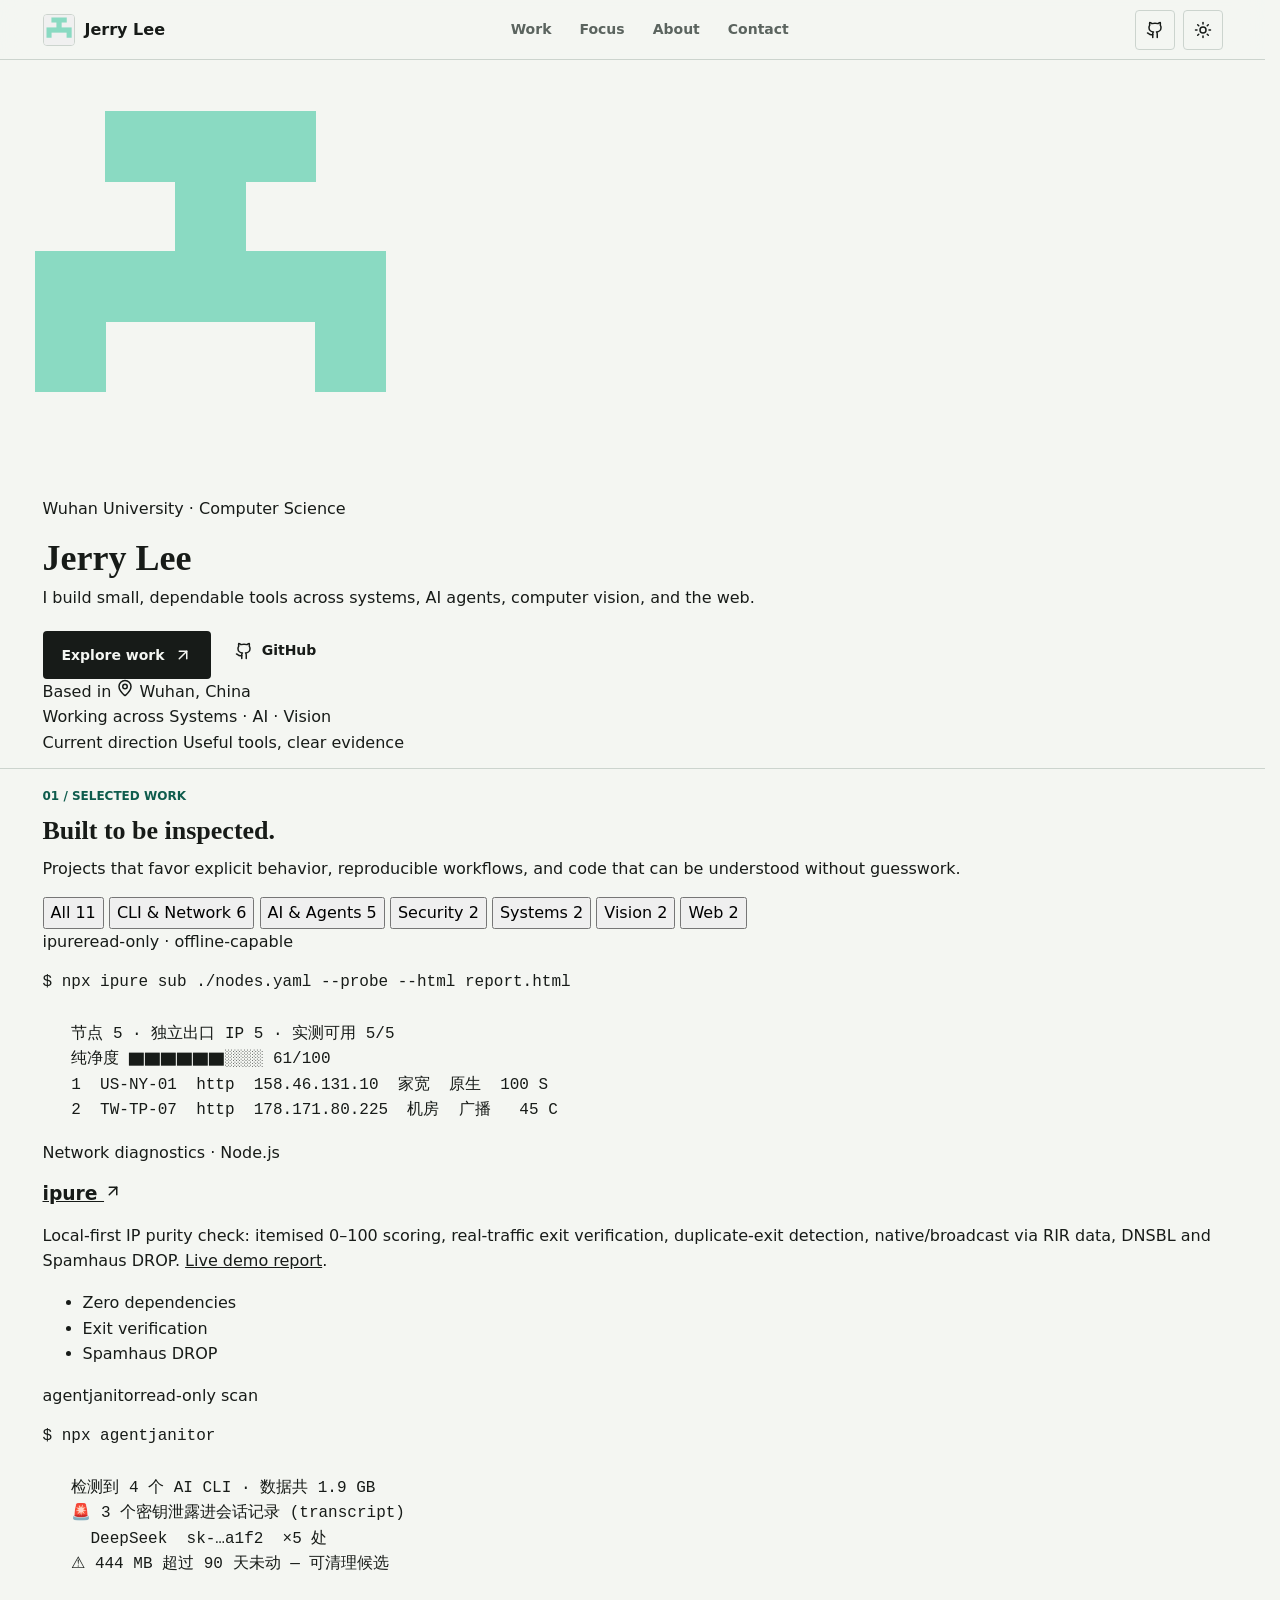
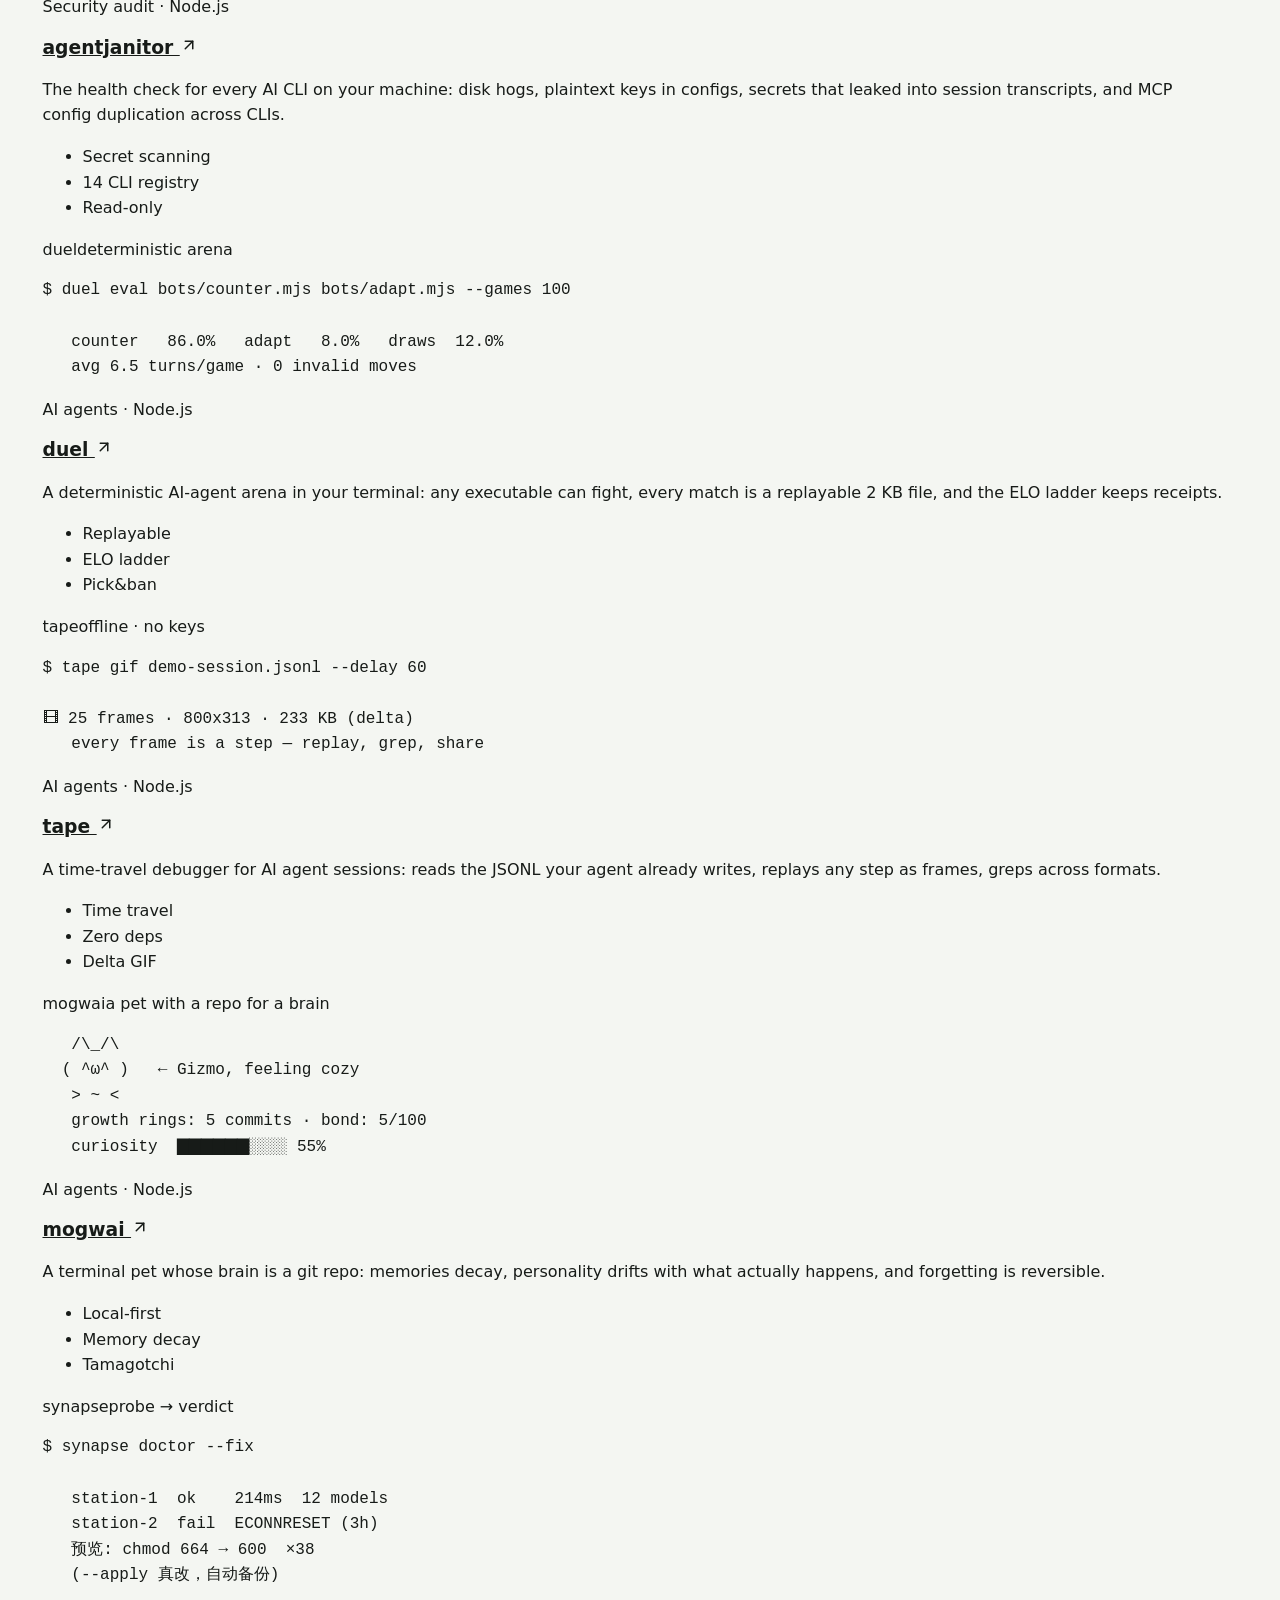
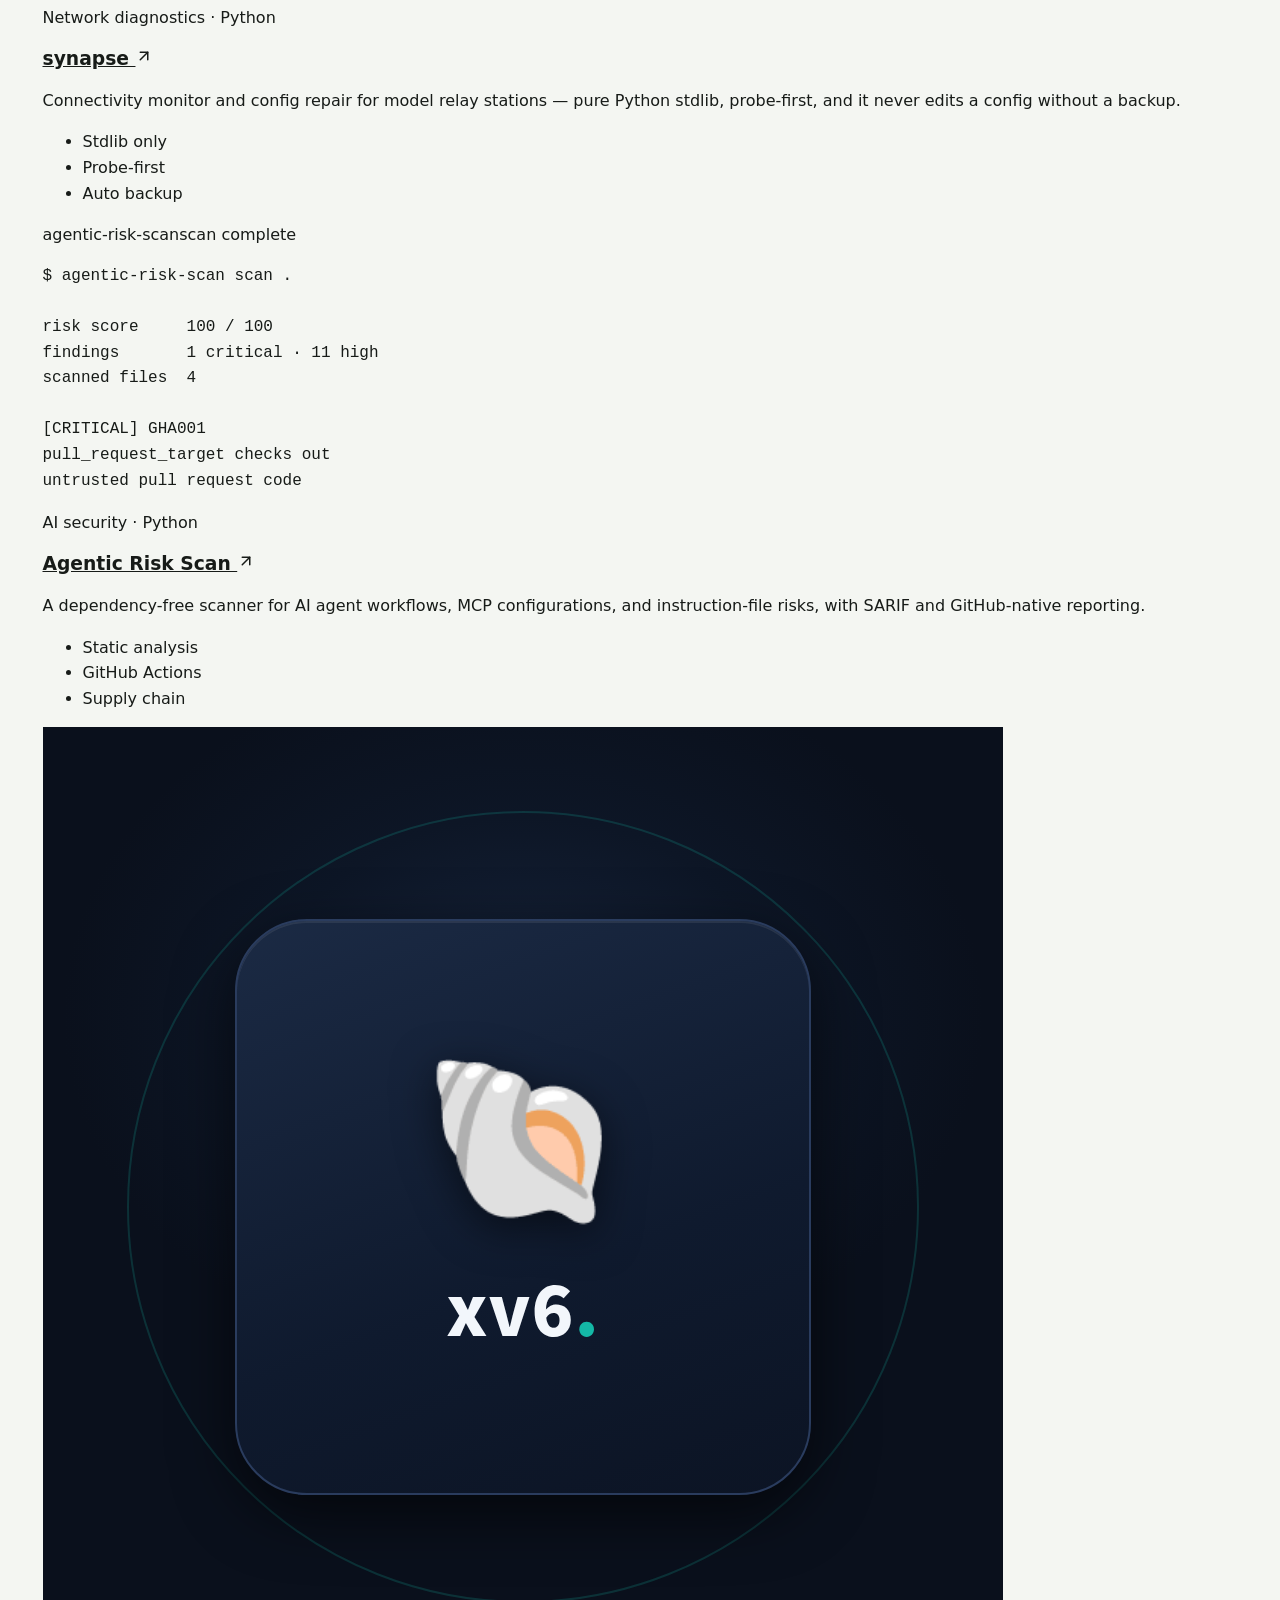
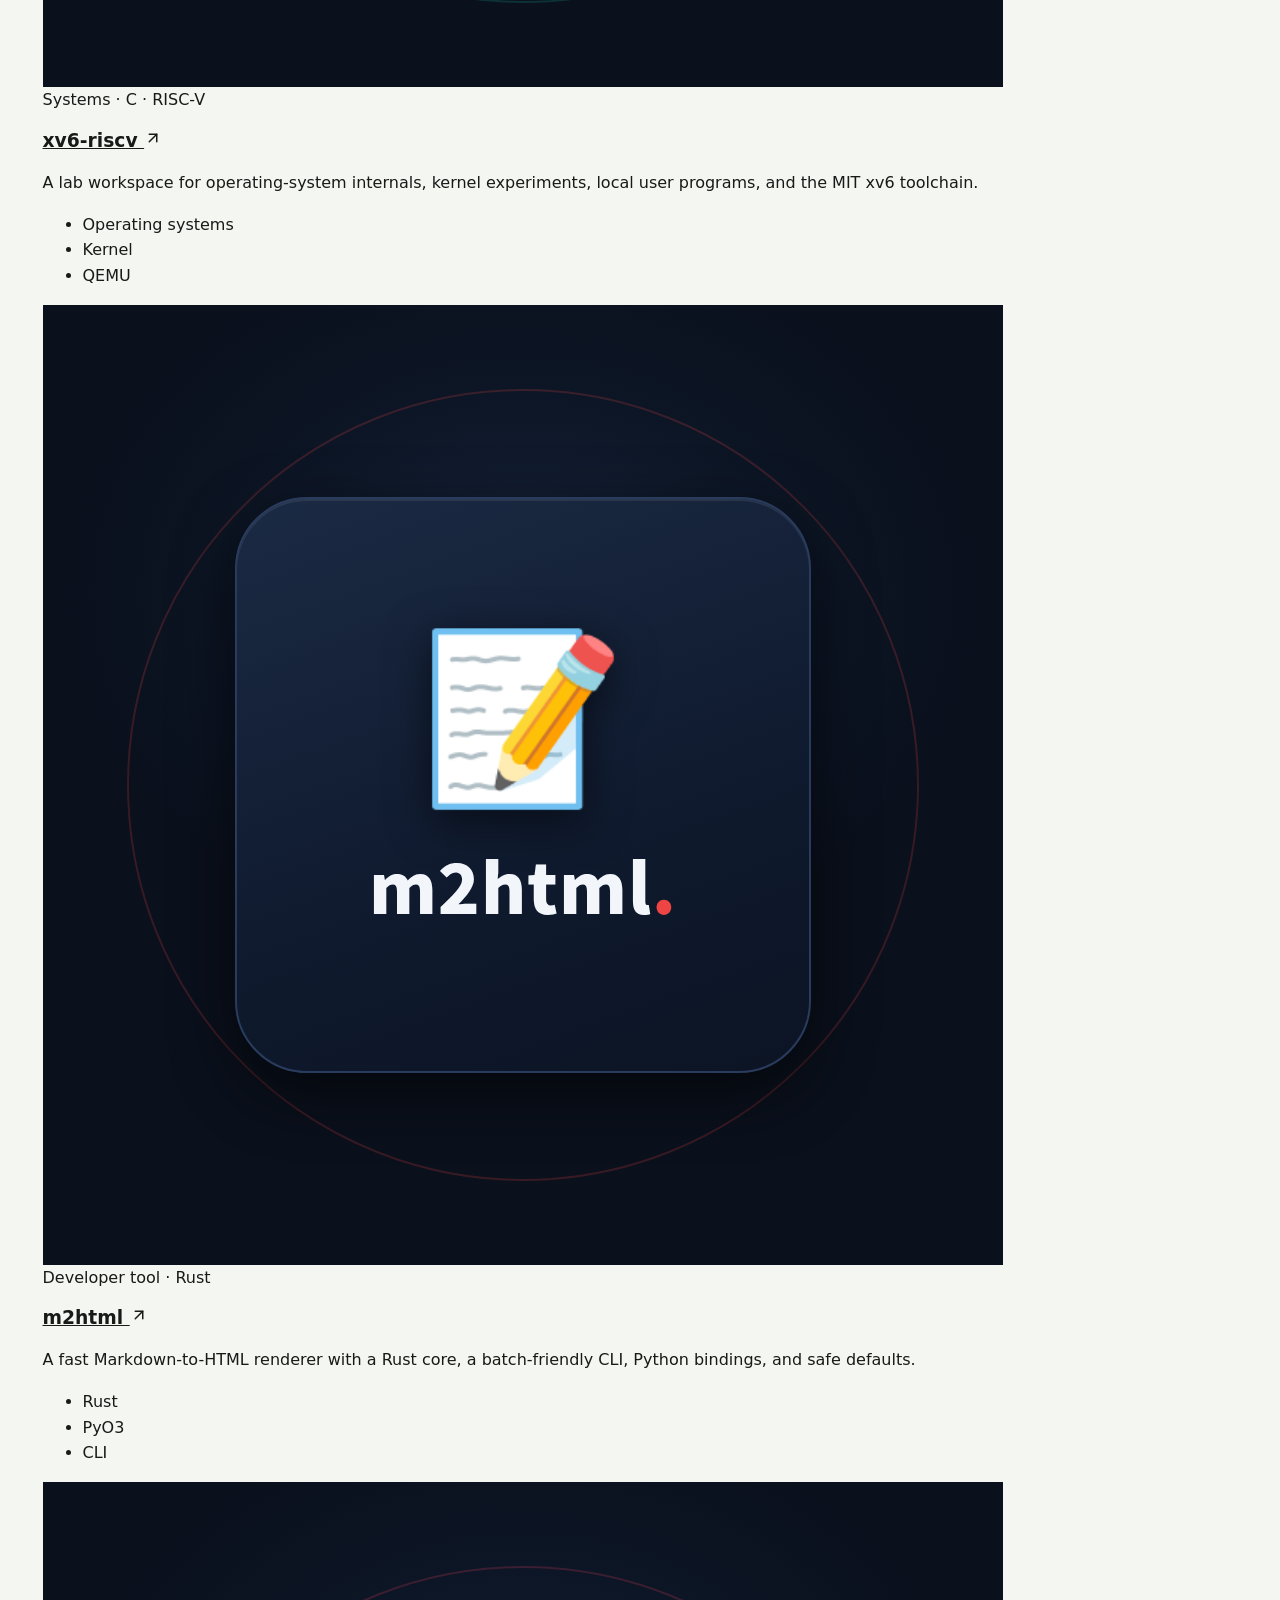
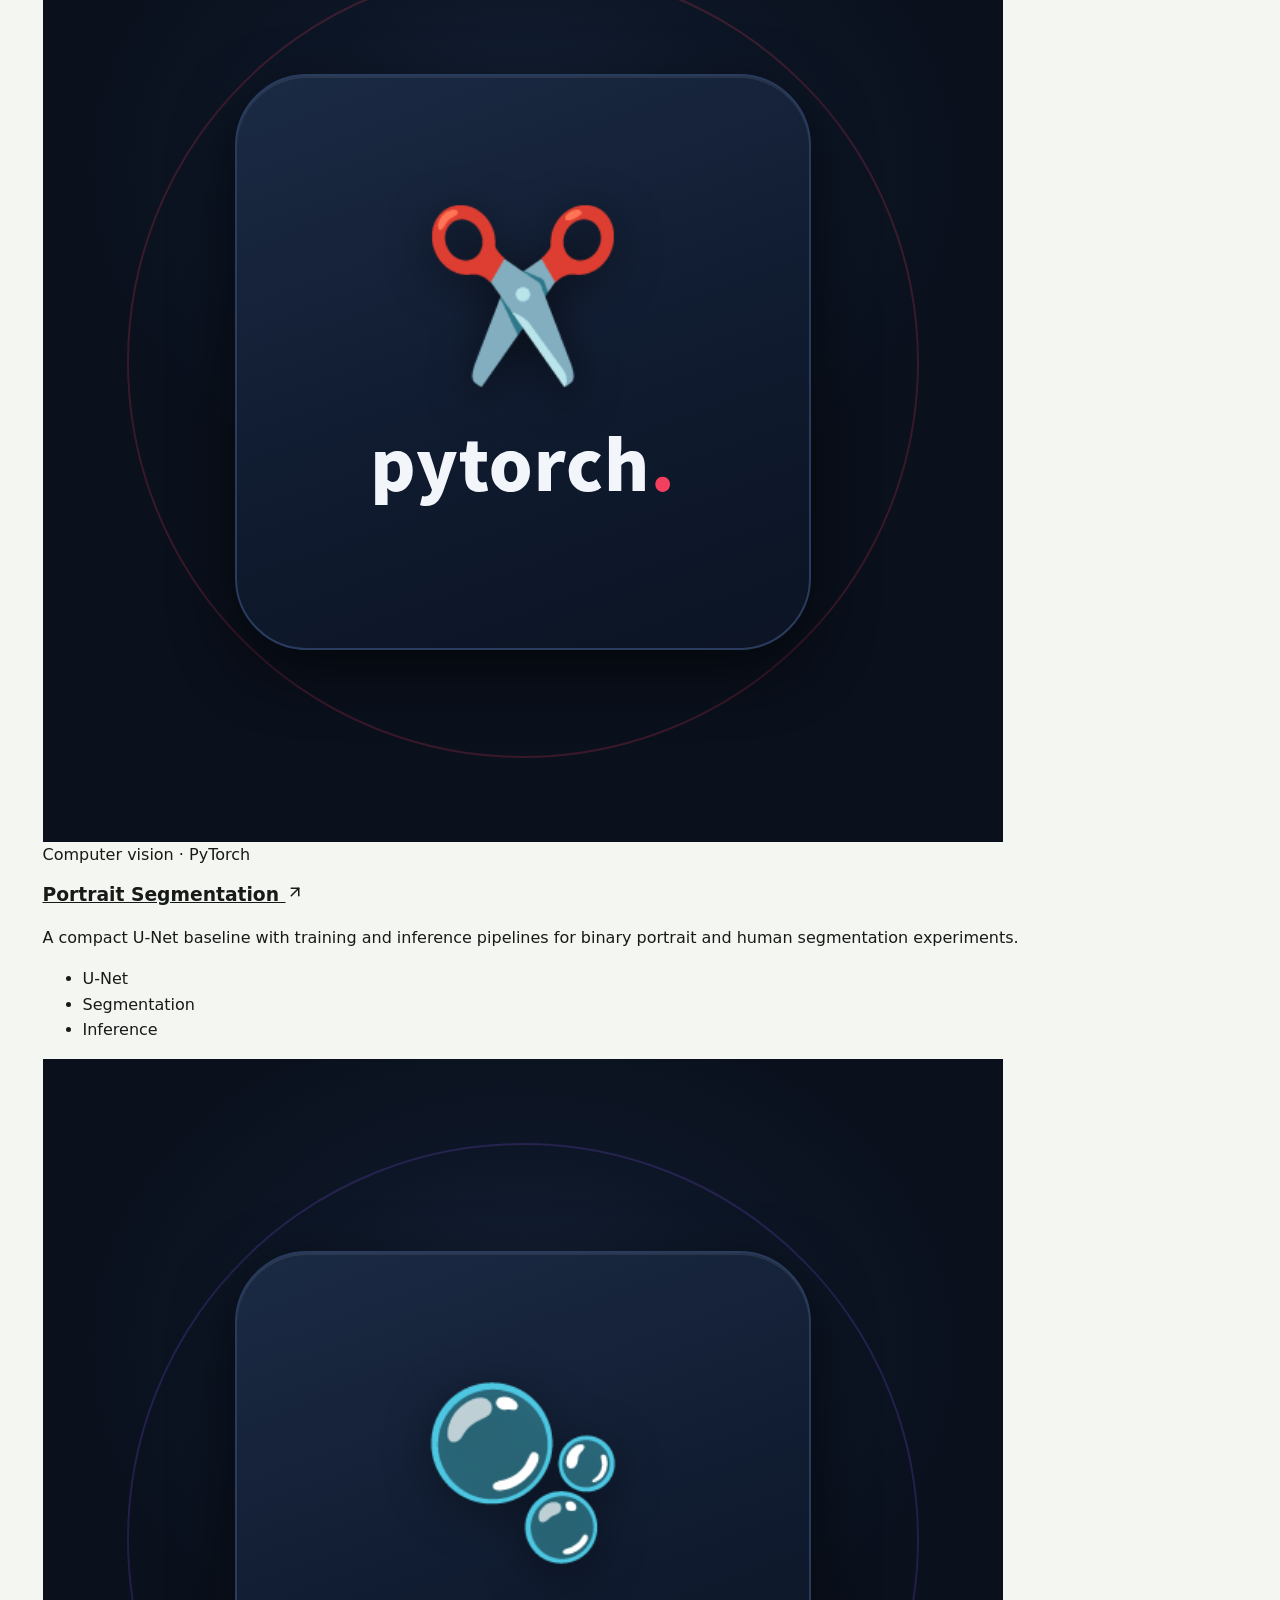
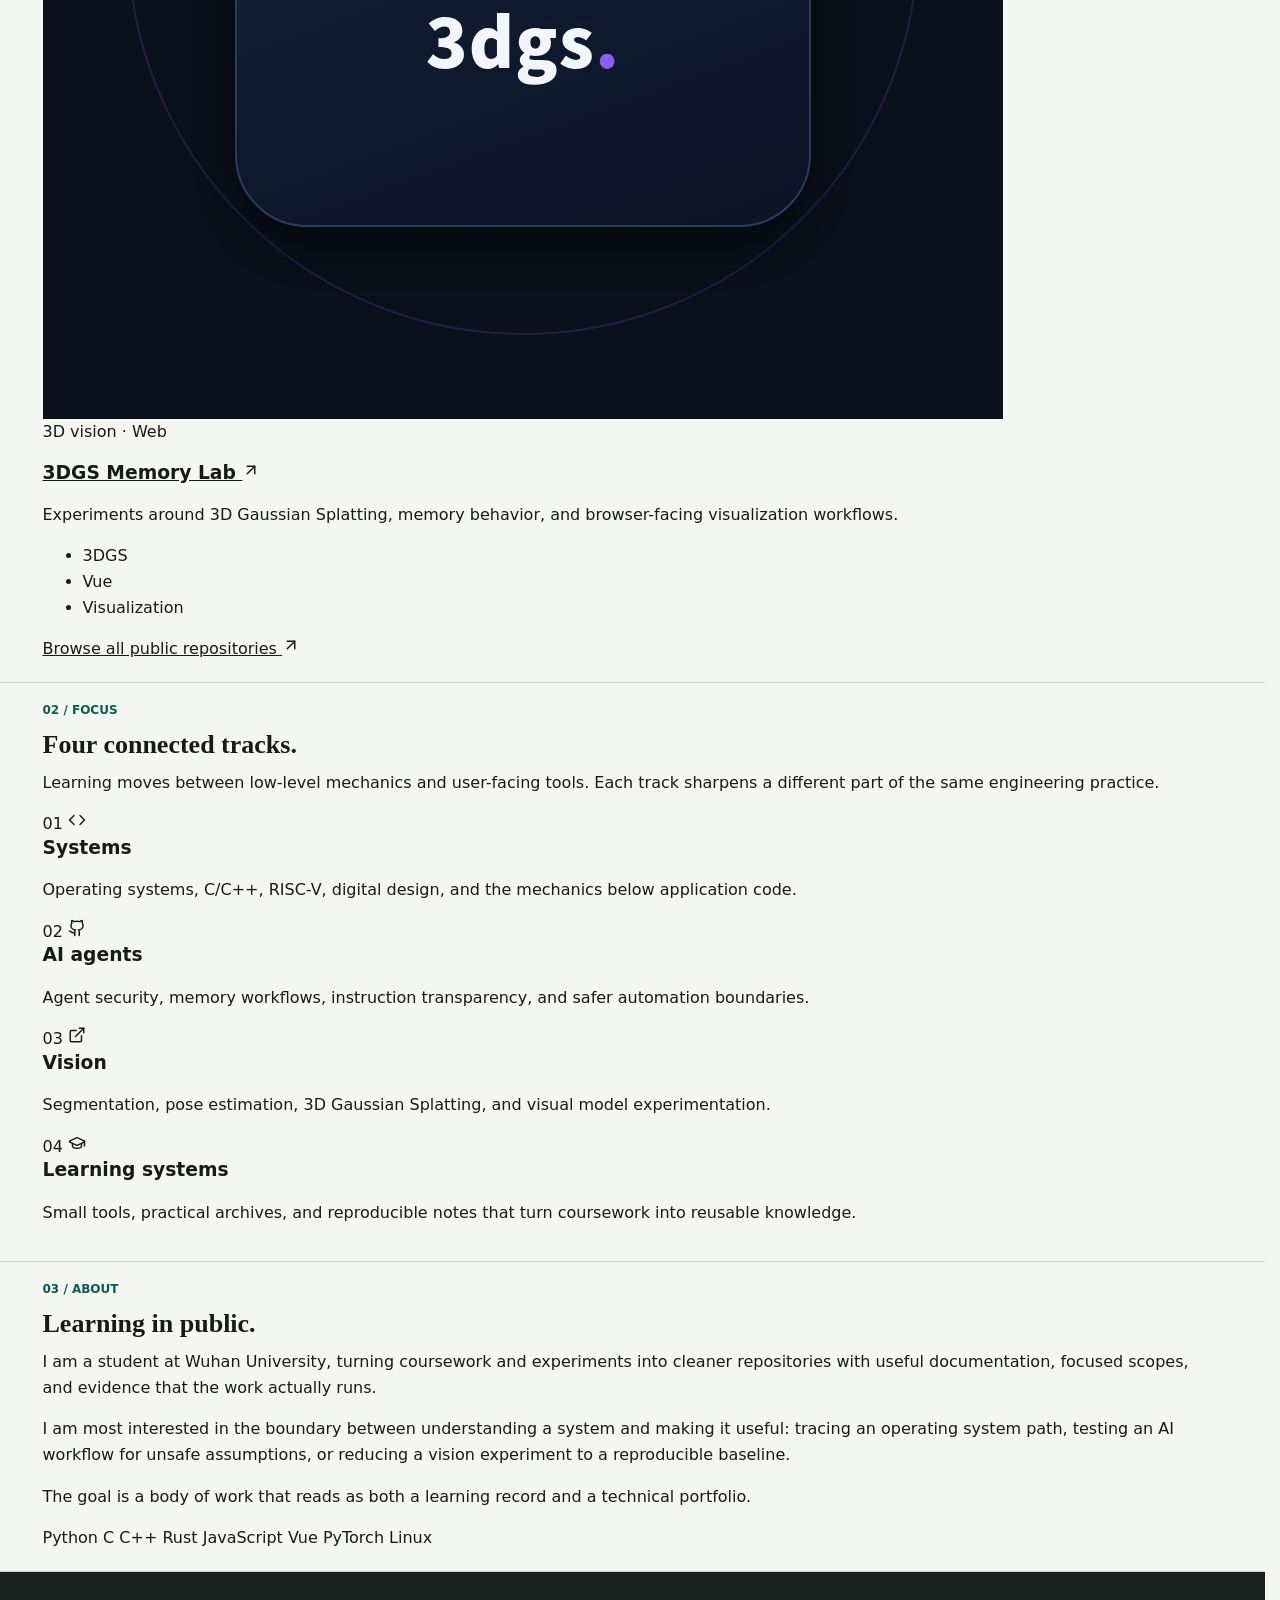
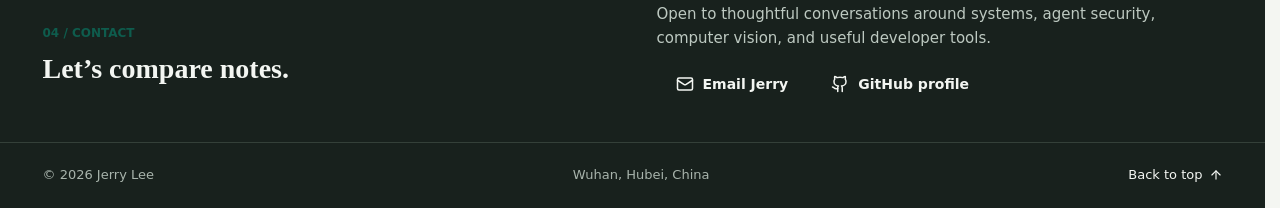
<file: index.html>
<!doctype html>
<html lang="en">
<head>
  <meta charset="utf-8">
  <meta name="viewport" content="width=device-width, initial-scale=1">
  <meta name="description" content="Jerry Lee is a Wuhan University student building dependable tools across systems, AI agents, computer vision, and the web.">
  <meta name="author" content="Jerry Lee">
  <meta name="theme-color" content="#f4f6f2">
  <meta property="og:type" content="website">
  <meta property="og:title" content="Jerry Lee | Systems, AI & Vision">
  <meta property="og:description" content="Small, dependable tools across systems, AI agents, computer vision, and the web.">
  <meta property="og:url" content="https://ecoreal.github.io/">
  <meta property="og:image" content="https://ecoreal.github.io/assets/profile-mark.png">
  <meta name="twitter:card" content="summary">
  <link rel="canonical" href="https://ecoreal.github.io/">
  <link rel="icon" type="image/png" href="assets/profile-mark.png">
  <link rel="manifest" href="site.webmanifest">
  <link rel="stylesheet" href="style.css">
  <title>Jerry Lee | Systems, AI & Vision</title>
  <script>
    (function () {
      var requested = new URLSearchParams(location.search).get('theme');
      var saved = null;
      try {
        saved = localStorage.getItem('theme');
      } catch (error) {
        saved = null;
      }
      var preferred = window.matchMedia('(prefers-color-scheme: dark)').matches ? 'dark' : 'light';
      var forced = requested === 'dark' || requested === 'light' ? requested : null;
      document.documentElement.dataset.theme = forced || saved || preferred;
      document.documentElement.dataset.js = 'true';
    }());
  </script>
  <script type="application/ld+json">
    {
      "@context": "https://schema.org",
      "@type": "Person",
      "name": "Jerry Lee",
      "alternateName": "ecoreal",
      "url": "https://ecoreal.github.io/",
      "image": "https://ecoreal.github.io/assets/profile-mark.png",
      "email": "mailto:2023302111424@whu.edu.cn",
      "homeLocation": {
        "@type": "Place",
        "name": "Wuhan, Hubei, China"
      },
      "affiliation": {
        "@type": "CollegeOrUniversity",
        "name": "Wuhan University"
      },
      "sameAs": ["https://github.com/ecoreal"]
    }
  </script>
</head>
<body>
  <a class="skip-link" href="#main">Skip to content</a>

  <header class="site-header" data-header>
    <div class="container nav-shell">
      <a class="brand" href="#top" aria-label="Jerry Lee, home">
        <img src="assets/profile-mark.png" width="36" height="36" alt="">
        <span>Jerry Lee</span>
      </a>

      <nav class="desktop-nav" aria-label="Primary navigation">
        <a href="#work">Work</a>
        <a href="#focus">Focus</a>
        <a href="#about">About</a>
        <a href="#contact">Contact</a>
      </nav>

      <div class="header-actions">
        <a class="icon-button desktop-only" href="https://github.com/ecoreal" target="_blank" rel="me noreferrer" aria-label="Open GitHub profile" data-tooltip="GitHub">
          <span class="icon icon-github" aria-hidden="true"></span>
        </a>
        <button class="icon-button" type="button" data-theme-toggle aria-label="Switch color theme" aria-pressed="false" data-tooltip="Theme">
          <span class="icon icon-sun theme-icon-light" aria-hidden="true"></span>
          <span class="icon icon-moon theme-icon-dark" aria-hidden="true"></span>
        </button>
        <button class="icon-button menu-toggle" type="button" data-menu-toggle aria-label="Open navigation" aria-expanded="false" data-tooltip="Menu">
          <span class="icon icon-menu menu-icon-open" aria-hidden="true"></span>
          <span class="icon icon-x menu-icon-close" aria-hidden="true"></span>
        </button>
      </div>
    </div>

    <nav class="mobile-nav" data-mobile-nav aria-label="Mobile navigation" aria-hidden="true" inert>
      <a href="#work">Work</a>
      <a href="#focus">Focus</a>
      <a href="#about">About</a>
      <a href="#contact">Contact</a>
      <a href="https://github.com/ecoreal" target="_blank" rel="me noreferrer">GitHub <span class="icon icon-arrow-up-right" aria-hidden="true"></span></a>
    </nav>
  </header>

  <main id="main">
    <section class="hero" id="top" aria-labelledby="hero-title">
      <img class="hero-art" src="assets/profile-symbol.png" width="420" height="420" alt="" fetchpriority="high">
      <div class="hero-wash" aria-hidden="true"></div>
      <div class="container hero-inner">
        <div class="hero-copy">
          <p class="eyebrow"><span class="status-mark" aria-hidden="true"></span> Wuhan University · Computer Science</p>
          <h1 id="hero-title">Jerry Lee</h1>
          <p class="hero-lede">I build small, dependable tools across systems, AI agents, computer vision, and the web.</p>
          <div class="hero-actions">
            <a class="button button-primary" href="#work">Explore work <span class="icon icon-arrow-up-right" aria-hidden="true"></span></a>
            <a class="button button-secondary" href="https://github.com/ecoreal" target="_blank" rel="me noreferrer"><span class="icon icon-github" aria-hidden="true"></span> GitHub</a>
          </div>
        </div>

        <div class="hero-meta" aria-label="Profile summary">
          <div>
            <span class="meta-label">Based in</span>
            <span class="meta-value"><span class="icon icon-map-pin" aria-hidden="true"></span> Wuhan, China</span>
          </div>
          <div>
            <span class="meta-label">Working across</span>
            <span class="meta-value">Systems · AI · Vision</span>
          </div>
          <div>
            <span class="meta-label">Current direction</span>
            <span class="meta-value">Useful tools, clear evidence</span>
          </div>
        </div>
      </div>
    </section>

    <section class="section work-section" id="work" aria-labelledby="work-title">
      <div class="container">
        <div class="section-heading">
          <div>
            <p class="section-kicker">01 / Selected work</p>
            <h2 id="work-title">Built to be inspected.</h2>
          </div>
          <p>Projects that favor explicit behavior, reproducible workflows, and code that can be understood without guesswork.</p>
        </div>

        <div class="filter-bar reveal" role="group" aria-label="Filter projects">
          <button type="button" class="filter-button is-active" data-filter="all" aria-controls="project-grid" aria-pressed="true">All <span class="filter-count" aria-hidden="true">11</span></button>
          <button type="button" class="filter-button" data-filter="cli" aria-controls="project-grid" aria-pressed="false">CLI &amp; Network <span class="filter-count" aria-hidden="true">6</span></button>
          <button type="button" class="filter-button" data-filter="ai" aria-controls="project-grid" aria-pressed="false">AI &amp; Agents <span class="filter-count" aria-hidden="true">5</span></button>
          <button type="button" class="filter-button" data-filter="security" aria-controls="project-grid" aria-pressed="false">Security <span class="filter-count" aria-hidden="true">2</span></button>
          <button type="button" class="filter-button" data-filter="systems" aria-controls="project-grid" aria-pressed="false">Systems <span class="filter-count" aria-hidden="true">2</span></button>
          <button type="button" class="filter-button" data-filter="vision" aria-controls="project-grid" aria-pressed="false">Vision <span class="filter-count" aria-hidden="true">2</span></button>
          <button type="button" class="filter-button" data-filter="web" aria-controls="project-grid" aria-pressed="false">Web <span class="filter-count" aria-hidden="true">2</span></button>
        </div>
        <p class="visually-hidden" data-filter-status aria-live="polite">Showing all projects.</p>

        <div class="project-grid" id="project-grid">
          <article class="project-card project-card-featured reveal" data-category="cli network">
            <div class="terminal-preview" aria-label="ipure command line output">
              <div class="terminal-title"><span>ipure</span><span>read-only · offline-capable</span></div>
              <pre><code>$ npx ipure sub ./nodes.yaml --probe --html report.html

   节点 5 · 独立出口 IP 5 · 实测可用 5/5
   纯净度 ▇▇▇▇▇▇░░░░ 61/100
   1  US-NY-01  http  158.46.131.10  家宽  原生  100 S
   2  TW-TP-07  http  178.171.80.225  机房  广播   45 C</code></pre>
            </div>
            <div class="project-body">
              <p class="project-type">Network diagnostics · Node.js</p>
              <h3><a href="https://github.com/ecoreal/ipure" target="_blank" rel="noreferrer">ipure <span class="icon icon-arrow-up-right" aria-hidden="true"></span></a></h3>
              <p>Local-first IP purity check: itemised 0–100 scoring, real-traffic exit verification, duplicate-exit detection, native/broadcast via RIR data, DNSBL and Spamhaus DROP. <a href="https://ecoreal.github.io/ipure/demo-report.html" target="_blank" rel="noreferrer">Live demo report</a>.</p>
              <ul class="tag-list" aria-label="Technologies">
                <li>Zero dependencies</li>
                <li>Exit verification</li>
                <li>Spamhaus DROP</li>
              </ul>
            </div>
          </article>

          <article class="project-card project-card-featured reveal" data-category="cli security">
            <div class="terminal-preview" aria-label="agentjanitor command line output">
              <div class="terminal-title"><span>agentjanitor</span><span>read-only scan</span></div>
              <pre><code>$ npx agentjanitor

   检测到 4 个 AI CLI · 数据共 1.9 GB
   🚨 3 个密钥泄露进会话记录 (transcript)
     DeepSeek  sk-…a1f2  ×5 处
   ⚠ 444 MB 超过 90 天未动 — 可清理候选</code></pre>
            </div>
            <div class="project-body">
              <p class="project-type">Security audit · Node.js</p>
              <h3><a href="https://github.com/ecoreal/agentjanitor" target="_blank" rel="noreferrer">agentjanitor <span class="icon icon-arrow-up-right" aria-hidden="true"></span></a></h3>
              <p>The health check for every AI CLI on your machine: disk hogs, plaintext keys in configs, secrets that leaked into session transcripts, and MCP config duplication across CLIs.</p>
              <ul class="tag-list" aria-label="Technologies">
                <li>Secret scanning</li>
                <li>14 CLI registry</li>
                <li>Read-only</li>
              </ul>
            </div>
          </article>

          <article class="project-card reveal" data-category="cli ai">
            <div class="terminal-preview" aria-label="duel command line output">
              <div class="terminal-title"><span>duel</span><span>deterministic arena</span></div>
              <pre><code>$ duel eval bots/counter.mjs bots/adapt.mjs --games 100

   counter   86.0%   adapt   8.0%   draws  12.0%
   avg 6.5 turns/game · 0 invalid moves</code></pre>
            </div>
            <div class="project-body">
              <p class="project-type">AI agents · Node.js</p>
              <h3><a href="https://github.com/ecoreal/duel" target="_blank" rel="noreferrer">duel <span class="icon icon-arrow-up-right" aria-hidden="true"></span></a></h3>
              <p>A deterministic AI-agent arena in your terminal: any executable can fight, every match is a replayable 2 KB file, and the ELO ladder keeps receipts.</p>
              <ul class="tag-list" aria-label="Technologies">
                <li>Replayable</li>
                <li>ELO ladder</li>
                <li>Pick&amp;ban</li>
              </ul>
            </div>
          </article>

          <article class="project-card reveal" data-category="cli ai">
            <div class="terminal-preview" aria-label="tape command line output">
              <div class="terminal-title"><span>tape</span><span>offline · no keys</span></div>
              <pre><code>$ tape gif demo-session.jsonl --delay 60

🎞 25 frames · 800x313 · 233 KB (delta)
   every frame is a step — replay, grep, share</code></pre>
            </div>
            <div class="project-body">
              <p class="project-type">AI agents · Node.js</p>
              <h3><a href="https://github.com/ecoreal/tape" target="_blank" rel="noreferrer">tape <span class="icon icon-arrow-up-right" aria-hidden="true"></span></a></h3>
              <p>A time-travel debugger for AI agent sessions: reads the JSONL your agent already writes, replays any step as frames, greps across formats.</p>
              <ul class="tag-list" aria-label="Technologies">
                <li>Time travel</li>
                <li>Zero deps</li>
                <li>Delta GIF</li>
              </ul>
            </div>
          </article>

          <article class="project-card reveal" data-category="cli ai">
            <div class="terminal-preview" aria-label="mogwai terminal output">
              <div class="terminal-title"><span>mogwai</span><span>a pet with a repo for a brain</span></div>
              <pre><code>   /\_/\
  ( ^ω^ )   ← Gizmo, feeling cozy
   > ~ <
   growth rings: 5 commits · bond: 5/100
   curiosity  ▇▇▇▇▇▇░░░░ 55%</code></pre>
            </div>
            <div class="project-body">
              <p class="project-type">AI agents · Node.js</p>
              <h3><a href="https://github.com/ecoreal/mogwai" target="_blank" rel="noreferrer">mogwai <span class="icon icon-arrow-up-right" aria-hidden="true"></span></a></h3>
              <p>A terminal pet whose brain is a git repo: memories decay, personality drifts with what actually happens, and forgetting is reversible.</p>
              <ul class="tag-list" aria-label="Technologies">
                <li>Local-first</li>
                <li>Memory decay</li>
                <li>Tamagotchi</li>
              </ul>
            </div>
          </article>

          <article class="project-card reveal" data-category="cli network">
            <div class="terminal-preview" aria-label="synapse terminal output">
              <div class="terminal-title"><span>synapse</span><span>probe → verdict</span></div>
              <pre><code>$ synapse doctor --fix

   station-1  ok    214ms  12 models
   station-2  fail  ECONNRESET (3h)
   预览: chmod 664 → 600  ×38
   (--apply 真改，自动备份)</code></pre>
            </div>
            <div class="project-body">
              <p class="project-type">Network diagnostics · Python</p>
              <h3><a href="https://github.com/ecoreal/synapse" target="_blank" rel="noreferrer">synapse <span class="icon icon-arrow-up-right" aria-hidden="true"></span></a></h3>
              <p>Connectivity monitor and config repair for model relay stations — pure Python stdlib, probe-first, and it never edits a config without a backup.</p>
              <ul class="tag-list" aria-label="Technologies">
                <li>Stdlib only</li>
                <li>Probe-first</li>
                <li>Auto backup</li>
              </ul>
            </div>
          </article>

          <article class="project-card project-card-featured reveal" data-category="ai">
            <div class="terminal-preview" aria-label="Agentic Risk Scan command line output">
              <div class="terminal-title"><span>agentic-risk-scan</span><span>scan complete</span></div>
              <pre><code>$ agentic-risk-scan scan .

risk score     100 / 100
findings       1 critical · 11 high
scanned files  4

[CRITICAL] GHA001
pull_request_target checks out
untrusted pull request code</code></pre>
            </div>
            <div class="project-body">
              <p class="project-type">AI security · Python</p>
              <h3><a href="https://github.com/ecoreal/agentic-risk-scan" target="_blank" rel="noreferrer">Agentic Risk Scan <span class="icon icon-arrow-up-right" aria-hidden="true"></span></a></h3>
              <p>A dependency-free scanner for AI agent workflows, MCP configurations, and instruction-file risks, with SARIF and GitHub-native reporting.</p>
              <ul class="tag-list" aria-label="Technologies">
                <li>Static analysis</li>
                <li>GitHub Actions</li>
                <li>Supply chain</li>
              </ul>
            </div>
          </article>

          <article class="project-card reveal" data-category="systems">
            <a class="project-media" href="https://github.com/ecoreal/xv6-riscv" target="_blank" rel="noreferrer" tabindex="-1" aria-hidden="true">
              <img src="assets/projects/xv6-riscv.png" width="960" height="960" alt="">
            </a>
            <div class="project-body">
              <p class="project-type">Systems · C · RISC-V</p>
              <h3><a href="https://github.com/ecoreal/xv6-riscv" target="_blank" rel="noreferrer">xv6-riscv <span class="icon icon-arrow-up-right" aria-hidden="true"></span></a></h3>
              <p>A lab workspace for operating-system internals, kernel experiments, local user programs, and the MIT xv6 toolchain.</p>
              <ul class="tag-list" aria-label="Technologies">
                <li>Operating systems</li>
                <li>Kernel</li>
                <li>QEMU</li>
              </ul>
            </div>
          </article>

          <article class="project-card reveal" data-category="systems web">
            <a class="project-media" href="https://github.com/ecoreal/m2html" target="_blank" rel="noreferrer" tabindex="-1" aria-hidden="true">
              <img src="assets/projects/m2html.png" width="960" height="960" alt="">
            </a>
            <div class="project-body">
              <p class="project-type">Developer tool · Rust</p>
              <h3><a href="https://github.com/ecoreal/m2html" target="_blank" rel="noreferrer">m2html <span class="icon icon-arrow-up-right" aria-hidden="true"></span></a></h3>
              <p>A fast Markdown-to-HTML renderer with a Rust core, a batch-friendly CLI, Python bindings, and safe defaults.</p>
              <ul class="tag-list" aria-label="Technologies">
                <li>Rust</li>
                <li>PyO3</li>
                <li>CLI</li>
              </ul>
            </div>
          </article>

          <article class="project-card reveal" data-category="vision ai">
            <a class="project-media" href="https://github.com/ecoreal/pytorch-portrait-segmentation" target="_blank" rel="noreferrer" tabindex="-1" aria-hidden="true">
              <img src="assets/projects/pytorch-portrait-segmentation.png" width="960" height="960" alt="">
            </a>
            <div class="project-body">
              <p class="project-type">Computer vision · PyTorch</p>
              <h3><a href="https://github.com/ecoreal/pytorch-portrait-segmentation" target="_blank" rel="noreferrer">Portrait Segmentation <span class="icon icon-arrow-up-right" aria-hidden="true"></span></a></h3>
              <p>A compact U-Net baseline with training and inference pipelines for binary portrait and human segmentation experiments.</p>
              <ul class="tag-list" aria-label="Technologies">
                <li>U-Net</li>
                <li>Segmentation</li>
                <li>Inference</li>
              </ul>
            </div>
          </article>

          <article class="project-card reveal" data-category="vision web">
            <a class="project-media" href="https://github.com/ecoreal/3dgs-memory-lab" target="_blank" rel="noreferrer" tabindex="-1" aria-hidden="true">
              <img src="assets/projects/3dgs-memory-lab.png" width="960" height="960" alt="">
            </a>
            <div class="project-body">
              <p class="project-type">3D vision · Web</p>
              <h3><a href="https://github.com/ecoreal/3dgs-memory-lab" target="_blank" rel="noreferrer">3DGS Memory Lab <span class="icon icon-arrow-up-right" aria-hidden="true"></span></a></h3>
              <p>Experiments around 3D Gaussian Splatting, memory behavior, and browser-facing visualization workflows.</p>
              <ul class="tag-list" aria-label="Technologies">
                <li>3DGS</li>
                <li>Vue</li>
                <li>Visualization</li>
              </ul>
            </div>
          </article>
        </div>

        <div class="section-action reveal">
          <a class="text-link" href="https://github.com/ecoreal?tab=repositories" target="_blank" rel="noreferrer">Browse all public repositories <span class="icon icon-arrow-up-right" aria-hidden="true"></span></a>
        </div>
      </div>
    </section>

    <section class="section focus-section" id="focus" aria-labelledby="focus-title">
      <div class="container">
        <div class="section-heading reveal">
          <div>
            <p class="section-kicker">02 / Focus</p>
            <h2 id="focus-title">Four connected tracks.</h2>
          </div>
          <p>Learning moves between low-level mechanics and user-facing tools. Each track sharpens a different part of the same engineering practice.</p>
        </div>

        <div class="focus-grid">
          <article class="focus-item reveal">
            <span class="focus-index">01</span>
            <span class="icon icon-code focus-icon" aria-hidden="true"></span>
            <h3>Systems</h3>
            <p>Operating systems, C/C++, RISC-V, digital design, and the mechanics below application code.</p>
          </article>
          <article class="focus-item reveal">
            <span class="focus-index">02</span>
            <span class="icon icon-github focus-icon" aria-hidden="true"></span>
            <h3>AI agents</h3>
            <p>Agent security, memory workflows, instruction transparency, and safer automation boundaries.</p>
          </article>
          <article class="focus-item reveal">
            <span class="focus-index">03</span>
            <span class="icon icon-external-link focus-icon" aria-hidden="true"></span>
            <h3>Vision</h3>
            <p>Segmentation, pose estimation, 3D Gaussian Splatting, and visual model experimentation.</p>
          </article>
          <article class="focus-item reveal">
            <span class="focus-index">04</span>
            <span class="icon icon-graduation-cap focus-icon" aria-hidden="true"></span>
            <h3>Learning systems</h3>
            <p>Small tools, practical archives, and reproducible notes that turn coursework into reusable knowledge.</p>
          </article>
        </div>
      </div>
    </section>

    <section class="section about-section" id="about" aria-labelledby="about-title">
      <div class="container about-layout">
        <div class="about-intro reveal">
          <p class="section-kicker">03 / About</p>
          <h2 id="about-title">Learning in public.</h2>
          <p class="about-lede">I am a student at Wuhan University, turning coursework and experiments into cleaner repositories with useful documentation, focused scopes, and evidence that the work actually runs.</p>
        </div>

        <div class="about-detail reveal">
          <p>I am most interested in the boundary between understanding a system and making it useful: tracing an operating system path, testing an AI workflow for unsafe assumptions, or reducing a vision experiment to a reproducible baseline.</p>
          <p>The goal is a body of work that reads as both a learning record and a technical portfolio.</p>
          <div class="stack-list" aria-label="Core technologies">
            <span>Python</span>
            <span>C</span>
            <span>C++</span>
            <span>Rust</span>
            <span>JavaScript</span>
            <span>Vue</span>
            <span>PyTorch</span>
            <span>Linux</span>
          </div>
        </div>
      </div>
    </section>

    <section class="contact-section" id="contact" aria-labelledby="contact-title">
      <div class="container contact-layout reveal">
        <div>
          <p class="section-kicker">04 / Contact</p>
          <h2 id="contact-title">Let’s compare notes.</h2>
        </div>
        <div class="contact-copy">
          <p>Open to thoughtful conversations around systems, agent security, computer vision, and useful developer tools.</p>
          <div class="contact-actions">
            <a class="button button-light" href="mailto:2023302111424@whu.edu.cn"><span class="icon icon-mail" aria-hidden="true"></span> Email Jerry</a>
            <a class="button button-outline-light" href="https://github.com/ecoreal" target="_blank" rel="me noreferrer"><span class="icon icon-github" aria-hidden="true"></span> GitHub profile</a>
          </div>
        </div>
      </div>
    </section>
  </main>

  <footer class="site-footer">
    <div class="container footer-inner">
      <p>© <span data-year>2026</span> Jerry Lee</p>
      <p>Wuhan, Hubei, China</p>
      <a href="#top">Back to top <span class="icon icon-arrow-up-right" aria-hidden="true"></span></a>
    </div>
  </footer>

  <script src="script.js" defer></script>
</body>
</html>
</file>
<file: style.css>
:root {
  color-scheme: light;
  --page: #f4f6f2;
  --surface: #ffffff;
  --surface-soft: #edf3ef;
  --ink: #171b18;
  --muted: #5b645f;
  --line: #ccd4ce;
  --line-strong: #9ba7a0;
  --accent: #177864;
  --accent-strong: #0e5c4d;
  --mint: #84d8c3;
  --coral: #df604a;
  --gold: #d9a23e;
  --contact: #18211d;
  --contact-ink: #f3f6f2;
  --header: rgba(244, 246, 242, 0.92);
  --shadow: 0 16px 48px rgba(23, 27, 24, 0.1);
  --container: 1180px;
  --header-height: 60px;
}

:root[data-theme="dark"] {
  color-scheme: dark;
  --page: #111512;
  --surface: #191e1b;
  --surface-soft: #202b26;
  --ink: #edf3ee;
  --muted: #a7b2ab;
  --line: #364039;
  --line-strong: #657169;
  --accent: #85dcc6;
  --accent-strong: #a4ead8;
  --mint: #72cdb6;
  --coral: #f07a64;
  --gold: #e6b85c;
  --contact: #080b09;
  --contact-ink: #f3f6f2;
  --header: rgba(17, 21, 18, 0.92);
  --shadow: 0 18px 52px rgba(0, 0, 0, 0.28);
}

* {
  box-sizing: border-box;
}

html {
  scroll-behavior: smooth;
  scrollbar-gutter: stable;
  scroll-padding-top: calc(var(--header-height) + 16px);
}

body {
  margin: 0;
  background: var(--page);
  color: var(--ink);
  font-family: Inter, ui-sans-serif, system-ui, -apple-system, BlinkMacSystemFont, "Segoe UI", sans-serif;
  font-size: 16px;
  line-height: 1.6;
  text-rendering: optimizeLegibility;
  transition: background-color 160ms ease, color 160ms ease;
}

body.menu-open {
  overflow: hidden;
  overscroll-behavior: none;
}

button,
a {
  -webkit-tap-highlight-color: transparent;
}

button {
  font: inherit;
}

a {
  color: inherit;
}

img {
  display: block;
  max-width: 100%;
}

h1,
h2,
h3,
p {
  margin-top: 0;
}

h1,
h2,
h3 {
  line-height: 1.15;
  letter-spacing: 0;
  text-wrap: balance;
}

p {
  text-wrap: pretty;
}

::selection {
  background: var(--mint);
  color: #101713;
}

h1,
h2 {
  font-family: "Iowan Old Style", "Palatino Linotype", Georgia, serif;
  font-weight: 600;
}

.container {
  width: min(calc(100% - 48px), var(--container));
  margin-inline: auto;
}

.visually-hidden {
  position: absolute;
  width: 1px;
  height: 1px;
  padding: 0;
  margin: -1px;
  overflow: hidden;
  clip: rect(0, 0, 0, 0);
  white-space: nowrap;
  border: 0;
}

.skip-link {
  position: fixed;
  z-index: 1000;
  top: 10px;
  left: 10px;
  padding: 10px 14px;
  background: var(--ink);
  color: var(--page);
  transform: translateY(-160%);
  transition: transform 160ms ease;
}

.skip-link:focus {
  transform: translateY(0);
}

.icon {
  display: inline-block;
  flex: 0 0 auto;
  width: 18px;
  height: 18px;
  background-color: currentColor;
  -webkit-mask: var(--icon) center / contain no-repeat;
  mask: var(--icon) center / contain no-repeat;
}

.icon-github { --icon: url("assets/icons/github.svg"); }
.icon-mail { --icon: url("assets/icons/mail.svg"); }
.icon-map-pin { --icon: url("assets/icons/map-pin.svg"); }
.icon-arrow-up-right { --icon: url("assets/icons/arrow-up-right.svg"); }
.icon-external-link { --icon: url("assets/icons/external-link.svg"); }
.icon-sun { --icon: url("assets/icons/sun.svg"); }
.icon-moon { --icon: url("assets/icons/moon.svg"); }
.icon-menu { --icon: url("assets/icons/menu.svg"); }
.icon-x { --icon: url("assets/icons/x.svg"); }
.icon-code { --icon: url("assets/icons/code.svg"); }
.icon-graduation-cap { --icon: url("assets/icons/graduation-cap.svg"); }

.site-header {
  position: sticky;
  z-index: 100;
  top: 0;
  height: var(--header-height);
  border-bottom: 1px solid var(--line);
  background: var(--header);
  backdrop-filter: blur(14px);
}

.nav-shell {
  display: flex;
  align-items: center;
  justify-content: space-between;
  height: 100%;
}

.brand {
  display: inline-flex;
  align-items: center;
  gap: 10px;
  color: var(--ink);
  font-weight: 720;
  text-decoration: none;
}

.brand img {
  width: 32px;
  height: 32px;
  border: 1px solid var(--line);
  border-radius: 4px;
}

.desktop-nav {
  display: flex;
  align-items: center;
  gap: 28px;
}

.desktop-nav a {
  position: relative;
  color: var(--muted);
  font-size: 14px;
  font-weight: 650;
  text-decoration: none;
}

.desktop-nav a::after {
  position: absolute;
  right: 0;
  bottom: -8px;
  left: 0;
  height: 2px;
  background: var(--accent);
  content: "";
  transform: scaleX(0);
  transform-origin: left;
  transition: transform 160ms ease;
}

.desktop-nav a:hover,
.desktop-nav a:focus-visible,
.desktop-nav a[aria-current="true"] {
  color: var(--ink);
}

.desktop-nav a:hover::after,
.desktop-nav a:focus-visible::after,
.desktop-nav a[aria-current="true"]::after {
  transform: scaleX(1);
}

.header-actions {
  display: flex;
  align-items: center;
  gap: 8px;
}

.icon-button {
  position: relative;
  display: inline-grid;
  width: 40px;
  height: 40px;
  padding: 0;
  place-items: center;
  border: 1px solid var(--line);
  border-radius: 4px;
  background: transparent;
  color: var(--ink);
  cursor: pointer;
  text-decoration: none;
}

.icon-button:hover,
.icon-button:focus-visible {
  border-color: var(--line-strong);
  background: var(--surface);
}

.icon-button::after {
  position: absolute;
  top: calc(100% + 8px);
  left: 50%;
  z-index: 120;
  padding: 5px 8px;
  border-radius: 4px;
  background: var(--ink);
  color: var(--page);
  content: attr(data-tooltip);
  font-size: 12px;
  line-height: 1;
  opacity: 0;
  pointer-events: none;
  transform: translate(-50%, -4px);
  transition: opacity 120ms ease, transform 120ms ease;
  white-space: nowrap;
}

.icon-button:hover::after,
.icon-button:focus-visible::after {
  opacity: 1;
  transform: translate(-50%, 0);
}

.theme-icon-dark,
:root[data-theme="dark"] .theme-icon-light {
  display: none;
}

:root[data-theme="dark"] .theme-icon-dark {
  display: inline-block;
}

.menu-toggle,
.mobile-nav {
  display: none;
}

/* Hero: compact, typographic, no viewport-height dependency so the first
   screen always reaches into Research / Competitions / Open-source. */
.hero {
  padding: 16px 0 12px;
  border-bottom: 1px solid var(--line);
}

.hero h1 {
  margin-bottom: 6px;
  font-size: 36px;
}

.hero-role {
  margin-bottom: 6px;
  color: var(--ink);
  font-size: 16px;
  font-weight: 600;
}

.hero-interest {
  margin-bottom: 8px;
  color: var(--muted);
  font-size: 16px;
}

.hero-contact {
  margin-bottom: 0;
  font-size: 14px;
}

.hero-contact a {
  color: var(--accent-strong);
  font-weight: 650;
  text-decoration: underline;
  text-decoration-color: var(--line-strong);
  text-underline-offset: 3px;
}

.hero-contact a:hover,
.hero-contact a:focus-visible {
  text-decoration-color: var(--accent-strong);
}

.hero-contact-sep {
  margin: 0 8px;
  color: var(--muted);
}

.section {
  padding: 18px 0 20px;
  border-bottom: 1px solid var(--line);
}

.section h2 {
  margin-bottom: 10px;
  font-size: 26px;
}

.section-kicker {
  margin-bottom: 10px;
  color: var(--accent-strong);
  font-size: 12px;
  font-weight: 780;
  text-transform: uppercase;
}

/* Research: titles and status only. */
.research-list {
  margin: 0;
  padding: 0;
  list-style: none;
}

.research-list li {
  border-bottom: 1px solid var(--line);
}

.research-list li:last-child {
  border-bottom: 0;
}

.research-list h3 {
  margin: 0;
  padding: 6px 0;
  font-family: "Iowan Old Style", "Palatino Linotype", Georgia, serif;
  font-size: 18px;
  font-weight: 600;
  line-height: 1.4;
}

.status-sep {
  margin: 0 4px;
  color: var(--line-strong);
}

.research-list em {
  color: var(--muted);
  font-size: 15px;
  font-weight: 500;
}

/* Competitions: semantic table on desktop, stacked cards on small screens. */
.competition-table {
  width: 100%;
  border-collapse: collapse;
  font-size: 13.5px;
}

.competition-table th,
.competition-table td {
  padding: 4px 14px 4px 0;
  border-bottom: 1px solid var(--line);
  text-align: left;
  vertical-align: top;
}

.competition-table thead th {
  border-bottom: 1px solid var(--line-strong);
  color: var(--muted);
  font-size: 11px;
  font-weight: 750;
  text-transform: uppercase;
  letter-spacing: 0.05em;
}

.competition-table tbody th {
  font-weight: 650;
}

.competition-table tbody tr:last-child th,
.competition-table tbody tr:last-child td {
  border-bottom: 0;
}

/* Open-source: plain engineering cards. */
.repo-grid {
  display: grid;
  grid-template-columns: repeat(2, minmax(0, 1fr));
  gap: 14px;
}

.repo-card {
  min-width: 0;
  padding: 18px 20px;
  border: 1px solid var(--line);
  border-radius: 6px;
  background: var(--surface);
  overflow-wrap: break-word;
}

.repo-card:hover,
.repo-card:focus-within {
  border-color: var(--line-strong);
  box-shadow: var(--shadow);
}

.repo-lang {
  margin-bottom: 8px;
  color: var(--accent-strong);
  font-size: 11px;
  font-weight: 780;
  text-transform: uppercase;
  letter-spacing: 0.05em;
}

.repo-card h3 {
  margin-bottom: 8px;
  font-family: "SFMono-Regular", Consolas, "Liberation Mono", monospace;
  font-size: 16px;
  font-weight: 650;
  line-height: 1.3;
}

.repo-card h3 a {
  display: inline-flex;
  align-items: baseline;
  gap: 7px;
  text-decoration: none;
}

.repo-card h3 .icon {
  width: 15px;
  height: 15px;
  align-self: center;
  color: var(--coral);
  transition: transform 160ms ease;
}

.repo-card h3 a:hover .icon,
.repo-card h3 a:focus-visible .icon {
  transform: translate(2px, -2px);
}

.repo-card h3 a:hover,
.repo-card h3 a:focus-visible {
  color: var(--accent-strong);
}

.repo-card > p:not(.repo-lang) {
  margin-bottom: 0;
  color: var(--muted);
  font-size: 14px;
}

/* Publications: one honest line. */
.publications-note {
  margin-bottom: 0;
  color: var(--muted);
  font-size: 16px;
}

/* Contact */
.contact-section {
  padding: 30px 0 34px;
  border-bottom: 0;
  background: var(--contact);
  color: var(--contact-ink);
}

.contact-layout {
  display: grid;
  grid-template-columns: minmax(0, 1fr) minmax(320px, 1fr);
  gap: 48px;
  align-items: center;
}

.contact-section h2 {
  margin-bottom: 0;
  font-size: 28px;
}

.contact-copy > p {
  margin-bottom: 10px;
  color: #bdc9c1;
  font-size: 15px;
}

.contact-links {
  font-size: 15px;
}

.contact-links a {
  color: var(--contact-ink);
  font-weight: 650;
  text-decoration: underline;
  text-decoration-color: #6f7e75;
  text-underline-offset: 3px;
}

.contact-links a:hover,
.contact-links a:focus-visible {
  color: var(--mint);
  text-decoration-color: var(--mint);
}

.button {
  display: inline-flex;
  min-height: 48px;
  align-items: center;
  justify-content: center;
  gap: 9px;
  padding: 11px 18px;
  border: 1px solid transparent;
  border-radius: 4px;
  font-size: 14px;
  font-weight: 720;
  text-decoration: none;
  transition: background-color 160ms ease, border-color 160ms ease, color 160ms ease, transform 160ms ease;
}

.button:hover,
.button:focus-visible {
  transform: translateY(-2px);
}

.button-primary {
  background: var(--ink);
  color: var(--page);
}

.button-primary:hover,
.button-primary:focus-visible {
  background: var(--accent-strong);
  color: var(--surface);
}

.site-footer {
  padding: 22px 0;
  background: var(--contact);
  color: #a8b4ac;
  border-top: 1px solid #344039;
}

.footer-inner {
  display: flex;
  align-items: center;
  justify-content: space-between;
  gap: 24px;
  font-size: 13px;
}

.footer-inner p {
  margin-bottom: 0;
}

.footer-inner a {
  display: inline-flex;
  align-items: center;
  gap: 6px;
  color: var(--contact-ink);
  text-decoration: none;
}

.footer-inner .icon {
  width: 14px;
  height: 14px;
  transform: rotate(-45deg);
}

:root[data-js="true"] .reveal {
  opacity: 0;
  transform: translateY(18px);
  transition: opacity 520ms ease, transform 520ms ease;
}

:root[data-js="true"] .reveal.is-visible {
  opacity: 1;
  transform: translateY(0);
}

:focus-visible {
  outline: 3px solid var(--coral);
  outline-offset: 3px;
}

@media (max-width: 980px) {
  .desktop-nav {
    gap: 20px;
  }

  .desktop-nav a {
    font-size: 13px;
  }
}

@media (max-width: 760px) {
  :root {
    --header-height: 60px;
  }

  .container {
    width: min(calc(100% - 32px), var(--container));
  }

  .desktop-nav,
  .desktop-only {
    display: none;
  }

  .menu-toggle {
    display: inline-grid;
  }

  .menu-icon-close,
  .menu-toggle[aria-expanded="true"] .menu-icon-open {
    display: none;
  }

  .menu-toggle[aria-expanded="true"] .menu-icon-close {
    display: inline-block;
  }

  .mobile-nav {
    position: absolute;
    z-index: 90;
    top: 100%;
    right: 0;
    bottom: auto;
    left: 0;
    display: flex;
    height: calc(100svh - var(--header-height));
    flex-direction: column;
    padding: 28px 24px;
    background: var(--page);
    opacity: 0;
    pointer-events: none;
    transform: translateY(-12px);
    transition: opacity 180ms ease, transform 180ms ease;
  }

  .mobile-nav[aria-hidden="true"] {
    visibility: hidden;
  }

  .mobile-nav.is-open {
    visibility: visible;
    opacity: 1;
    pointer-events: auto;
    transform: translateY(0);
  }

  .mobile-nav a {
    display: flex;
    align-items: center;
    justify-content: space-between;
    padding: 16px 0;
    border-bottom: 1px solid var(--line);
    font-family: "Iowan Old Style", "Palatino Linotype", Georgia, serif;
    font-size: 26px;
    font-weight: 600;
    text-decoration: none;
  }

  .mobile-nav a:hover,
  .mobile-nav a:focus-visible {
    color: var(--accent-strong);
  }

  .hero {
    padding: 28px 0 22px;
  }

  .hero h1 {
    margin-bottom: 6px;
    font-size: 34px;
  }

  .hero-role {
    font-size: 15px;
  }

  .hero-interest {
    font-size: 15px;
  }

  .hero-contact {
    font-size: 14px;
    overflow-wrap: break-word;
  }

  .section {
    padding: 22px 0 26px;
  }

  .section h2 {
    font-size: 24px;
  }

  .research-list h3 {
    font-size: 17px;
  }

  .research-list em,
  .publications-note em {
    font-size: 14px;
  }

  /* Stack the competition table into labelled cards. */
  .competition-table,
  .competition-table tbody,
  .competition-table tr,
  .competition-table th,
  .competition-table td {
    display: block;
    width: 100%;
  }

  .competition-table thead {
    display: none;
  }

  .competition-table tbody tr {
    margin-bottom: 12px;
    padding: 12px 14px;
    border: 1px solid var(--line);
    border-radius: 6px;
    background: var(--surface);
  }

  .competition-table tbody tr:last-child {
    margin-bottom: 0;
  }

  .competition-table th,
  .competition-table td {
    padding: 3px 0;
    border-bottom: 0;
  }

  .competition-table tbody th {
    margin-bottom: 6px;
    font-size: 15px;
  }

  .competition-table td::before {
    display: inline-block;
    min-width: 92px;
    margin-right: 8px;
    color: var(--muted);
    content: attr(data-label) ":";
    font-size: 11px;
    font-weight: 750;
    text-transform: uppercase;
    letter-spacing: 0.05em;
  }

  .repo-grid {
    grid-template-columns: 1fr;
  }

  .contact-layout {
    grid-template-columns: 1fr;
    gap: 18px;
    align-items: start;
  }

  .footer-inner {
    align-items: flex-start;
    flex-direction: column;
    gap: 8px;
  }
}

@media (max-width: 520px) {
  .brand span {
    font-size: 14px;
  }

  .hero h1 {
    font-size: 30px;
  }

  .section h2 {
    font-size: 22px;
  }

  .competition-table tbody tr {
    padding: 12px;
  }

  .competition-table td::before {
    display: block;
    min-width: 0;
    margin: 0 0 1px;
  }

  .competition-table td {
    margin-bottom: 8px;
  }

  .competition-table td:last-child {
    margin-bottom: 0;
  }
}

@media (prefers-reduced-motion: reduce) {
  html {
    scroll-behavior: auto;
  }

  *,
  *::before,
  *::after {
    scroll-behavior: auto !important;
    transition-duration: 0.01ms !important;
    animation-duration: 0.01ms !important;
    animation-iteration-count: 1 !important;
  }
}
</file>
